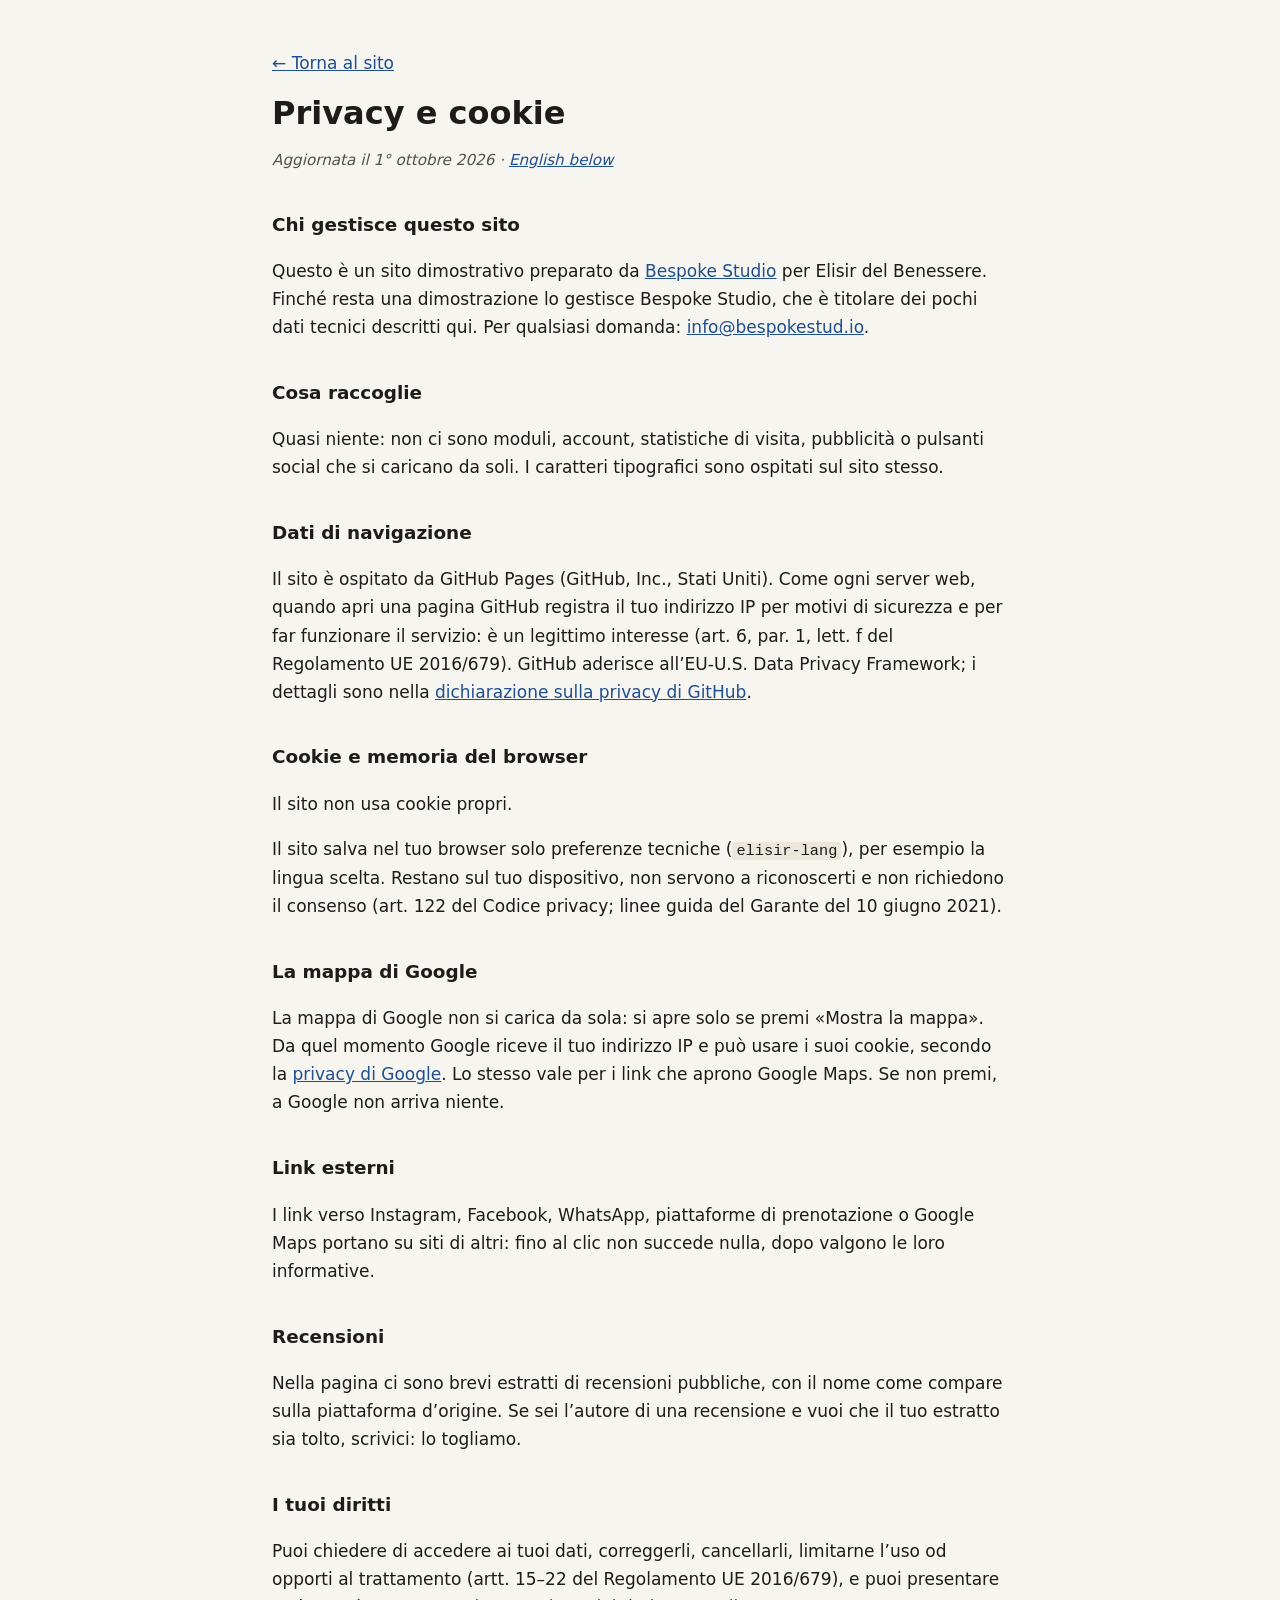
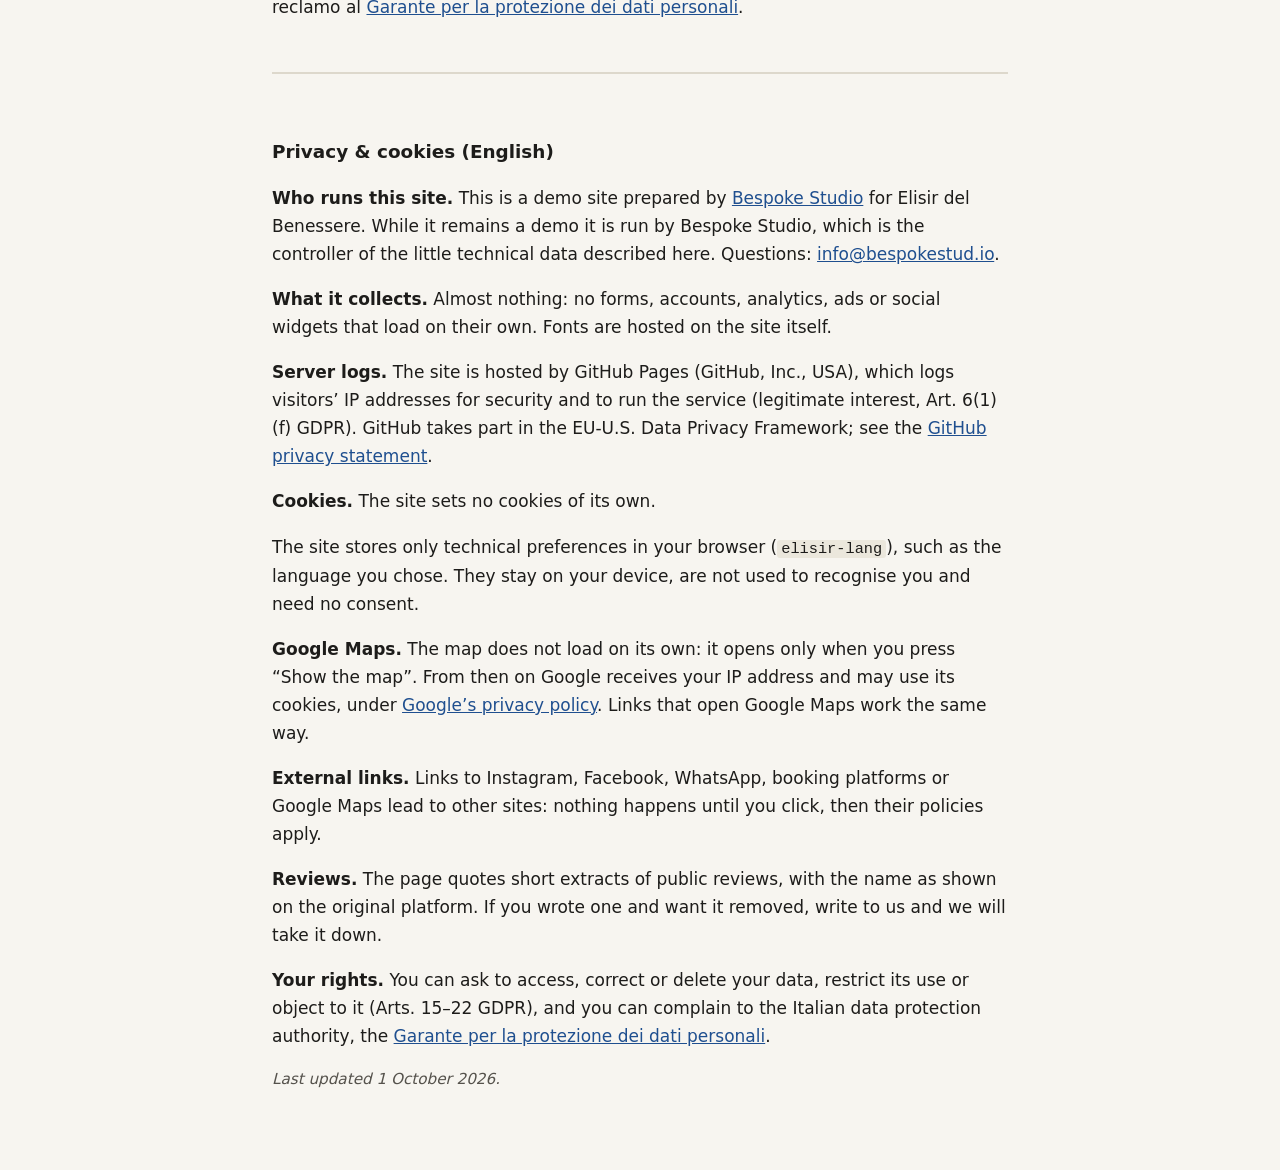
<file: privacy.html>
<!DOCTYPE html>
<html lang="it">
<head>
  <meta charset="UTF-8">
  <meta name="viewport" content="width=device-width, initial-scale=1.0">
  <meta name="robots" content="noindex">
  <title>Privacy e cookie · Elisir del Benessere</title>
  <meta name="description" content="Informativa privacy e cookie del sito Elisir del Benessere.">
  <style>
    body { margin: 0; background: #f7f5f0; color: #1d1c1a; font: 17px/1.65 system-ui, -apple-system, "Segoe UI", Roboto, sans-serif; }
    main { max-width: 46rem; margin: 0 auto; padding: 32px 20px 64px; }
    h1 { font-size: 2rem; line-height: 1.2; margin: 0.4em 0 0.2em; }
    h2 { font-size: 1.15rem; margin: 2em 0 0.4em; }
    a { color: #1f4f8f; }
    .data { color: #55524c; font-style: italic; font-size: 0.95rem; }
    .en { margin-top: 3em; padding-top: 1.5em; border-top: 2px solid #ddd8cc; }
    code { font-size: 0.9em; background: #ebe7dc; padding: 0 4px; border-radius: 3px; }
  </style>
</head>
<body>
<main>
  <p><a href="index.html">← Torna al sito</a></p>
  <h1>Privacy e cookie</h1>
  <p class="data">Aggiornata il 1° ottobre 2026 · <a href="#english" lang="en">English below</a></p>
  <h2>Chi gestisce questo sito</h2>
  <p>Questo è un sito dimostrativo preparato da <a href="https://bespokestud.io" rel="noopener">Bespoke Studio</a> per Elisir del Benessere. Finché resta una dimostrazione lo gestisce Bespoke Studio, che è titolare dei pochi dati tecnici descritti qui. Per qualsiasi domanda: <a href="mailto:info@bespokestud.io">info@bespokestud.io</a>.</p>
  <h2>Cosa raccoglie</h2>
  <p>Quasi niente: non ci sono moduli, account, statistiche di visita, pubblicità o pulsanti social che si caricano da soli. I caratteri tipografici sono ospitati sul sito stesso.</p>
  <h2>Dati di navigazione</h2>
  <p>Il sito è ospitato da GitHub Pages (GitHub, Inc., Stati Uniti). Come ogni server web, quando apri una pagina GitHub registra il tuo indirizzo IP per motivi di sicurezza e per far funzionare il servizio: è un legittimo interesse (art. 6, par. 1, lett. f del Regolamento UE 2016/679). GitHub aderisce all’EU-U.S. Data Privacy Framework; i dettagli sono nella <a href="https://docs.github.com/site-policy/privacy-policies/github-general-privacy-statement" rel="noopener">dichiarazione sulla privacy di GitHub</a>.</p>
  
  <h2>Cookie e memoria del browser</h2>
  <p>Il sito non usa cookie propri.</p>
  <p>Il sito salva nel tuo browser solo preferenze tecniche (<code>elisir-lang</code>), per esempio la lingua scelta. Restano sul tuo dispositivo, non servono a riconoscerti e non richiedono il consenso (art. 122 del Codice privacy; linee guida del Garante del 10 giugno 2021).</p>
  <h2>La mappa di Google</h2>
  <p>La mappa di Google non si carica da sola: si apre solo se premi «Mostra la mappa». Da quel momento Google riceve il tuo indirizzo IP e può usare i suoi cookie, secondo la <a href="https://policies.google.com/privacy?hl=it" rel="noopener">privacy di Google</a>. Lo stesso vale per i link che aprono Google Maps. Se non premi, a Google non arriva niente.</p>
  <h2>Link esterni</h2>
  <p>I link verso Instagram, Facebook, WhatsApp, piattaforme di prenotazione o Google Maps portano su siti di altri: fino al clic non succede nulla, dopo valgono le loro informative.</p>
  <h2>Recensioni</h2>
  <p>Nella pagina ci sono brevi estratti di recensioni pubbliche, con il nome come compare sulla piattaforma d’origine. Se sei l’autore di una recensione e vuoi che il tuo estratto sia tolto, scrivici: lo togliamo.</p>
  <h2>I tuoi diritti</h2>
  <p>Puoi chiedere di accedere ai tuoi dati, correggerli, cancellarli, limitarne l’uso od opporti al trattamento (artt. 15–22 del Regolamento UE 2016/679), e puoi presentare reclamo al <a href="https://www.garanteprivacy.it" rel="noopener">Garante per la protezione dei dati personali</a>.</p>
  <div class="en" id="english" lang="en">
    <h2>Privacy &amp; cookies (English)</h2>
    <p><strong>Who runs this site.</strong> This is a demo site prepared by <a href="https://bespokestud.io" rel="noopener">Bespoke Studio</a> for Elisir del Benessere. While it remains a demo it is run by Bespoke Studio, which is the controller of the little technical data described here. Questions: <a href="mailto:info@bespokestud.io">info@bespokestud.io</a>.</p>
    <p><strong>What it collects.</strong> Almost nothing: no forms, accounts, analytics, ads or social widgets that load on their own. Fonts are hosted on the site itself.</p>
    <p><strong>Server logs.</strong> The site is hosted by GitHub Pages (GitHub, Inc., USA), which logs visitors’ IP addresses for security and to run the service (legitimate interest, Art. 6(1)(f) GDPR). GitHub takes part in the EU-U.S. Data Privacy Framework; see the <a href="https://docs.github.com/site-policy/privacy-policies/github-general-privacy-statement" rel="noopener">GitHub privacy statement</a>.</p>
    
    <p><strong>Cookies.</strong> The site sets no cookies of its own.</p>
    <p>The site stores only technical preferences in your browser (<code>elisir-lang</code>), such as the language you chose. They stay on your device, are not used to recognise you and need no consent.</p>
    <p><strong>Google Maps.</strong> The map does not load on its own: it opens only when you press “Show the map”. From then on Google receives your IP address and may use its cookies, under <a href="https://policies.google.com/privacy?hl=en" rel="noopener">Google’s privacy policy</a>. Links that open Google Maps work the same way.</p>
    <p><strong>External links.</strong> Links to Instagram, Facebook, WhatsApp, booking platforms or Google Maps lead to other sites: nothing happens until you click, then their policies apply.</p>
    <p><strong>Reviews.</strong> The page quotes short extracts of public reviews, with the name as shown on the original platform. If you wrote one and want it removed, write to us and we will take it down.</p>
    <p><strong>Your rights.</strong> You can ask to access, correct or delete your data, restrict its use or object to it (Arts. 15–22 GDPR), and you can complain to the Italian data protection authority, the <a href="https://www.garanteprivacy.it" rel="noopener">Garante per la protezione dei dati personali</a>.</p>
    <p class="data">Last updated 1 October 2026.</p>
  </div>
</main>
</body>
</html>
</file>
